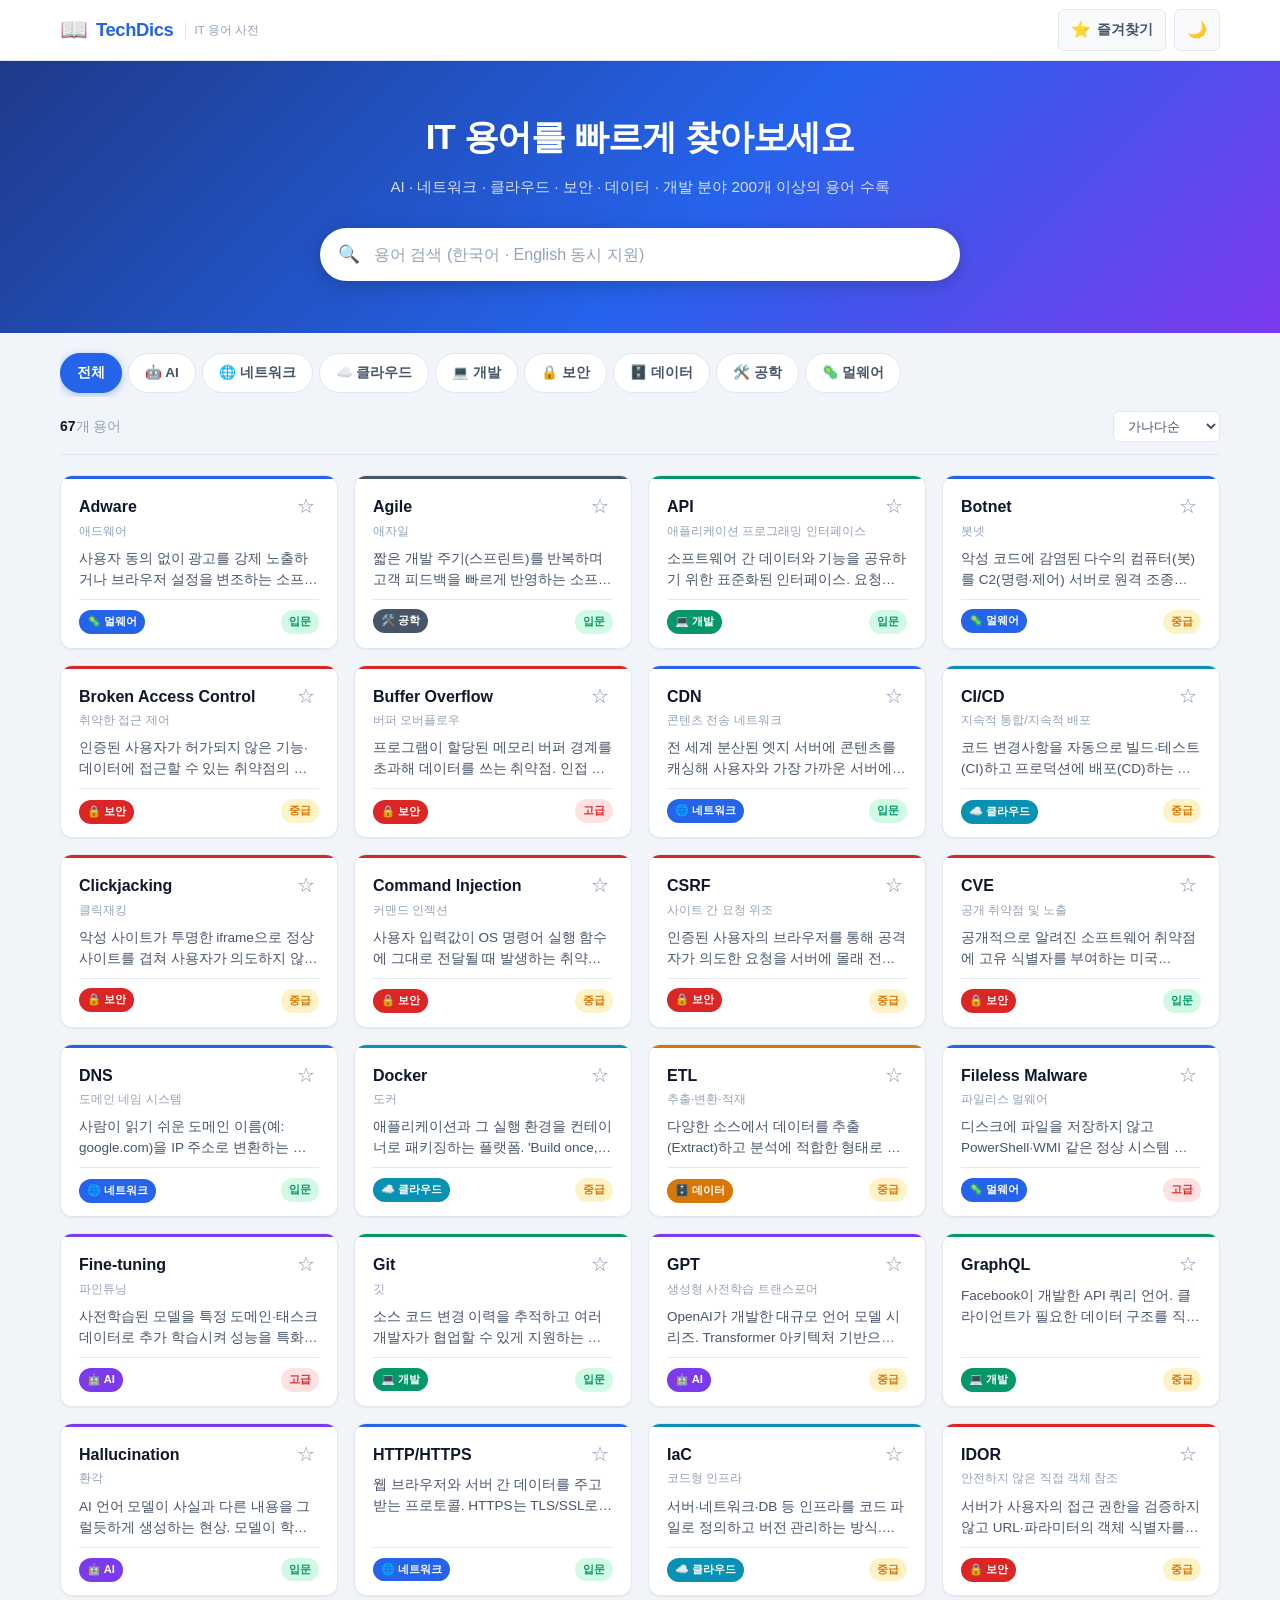
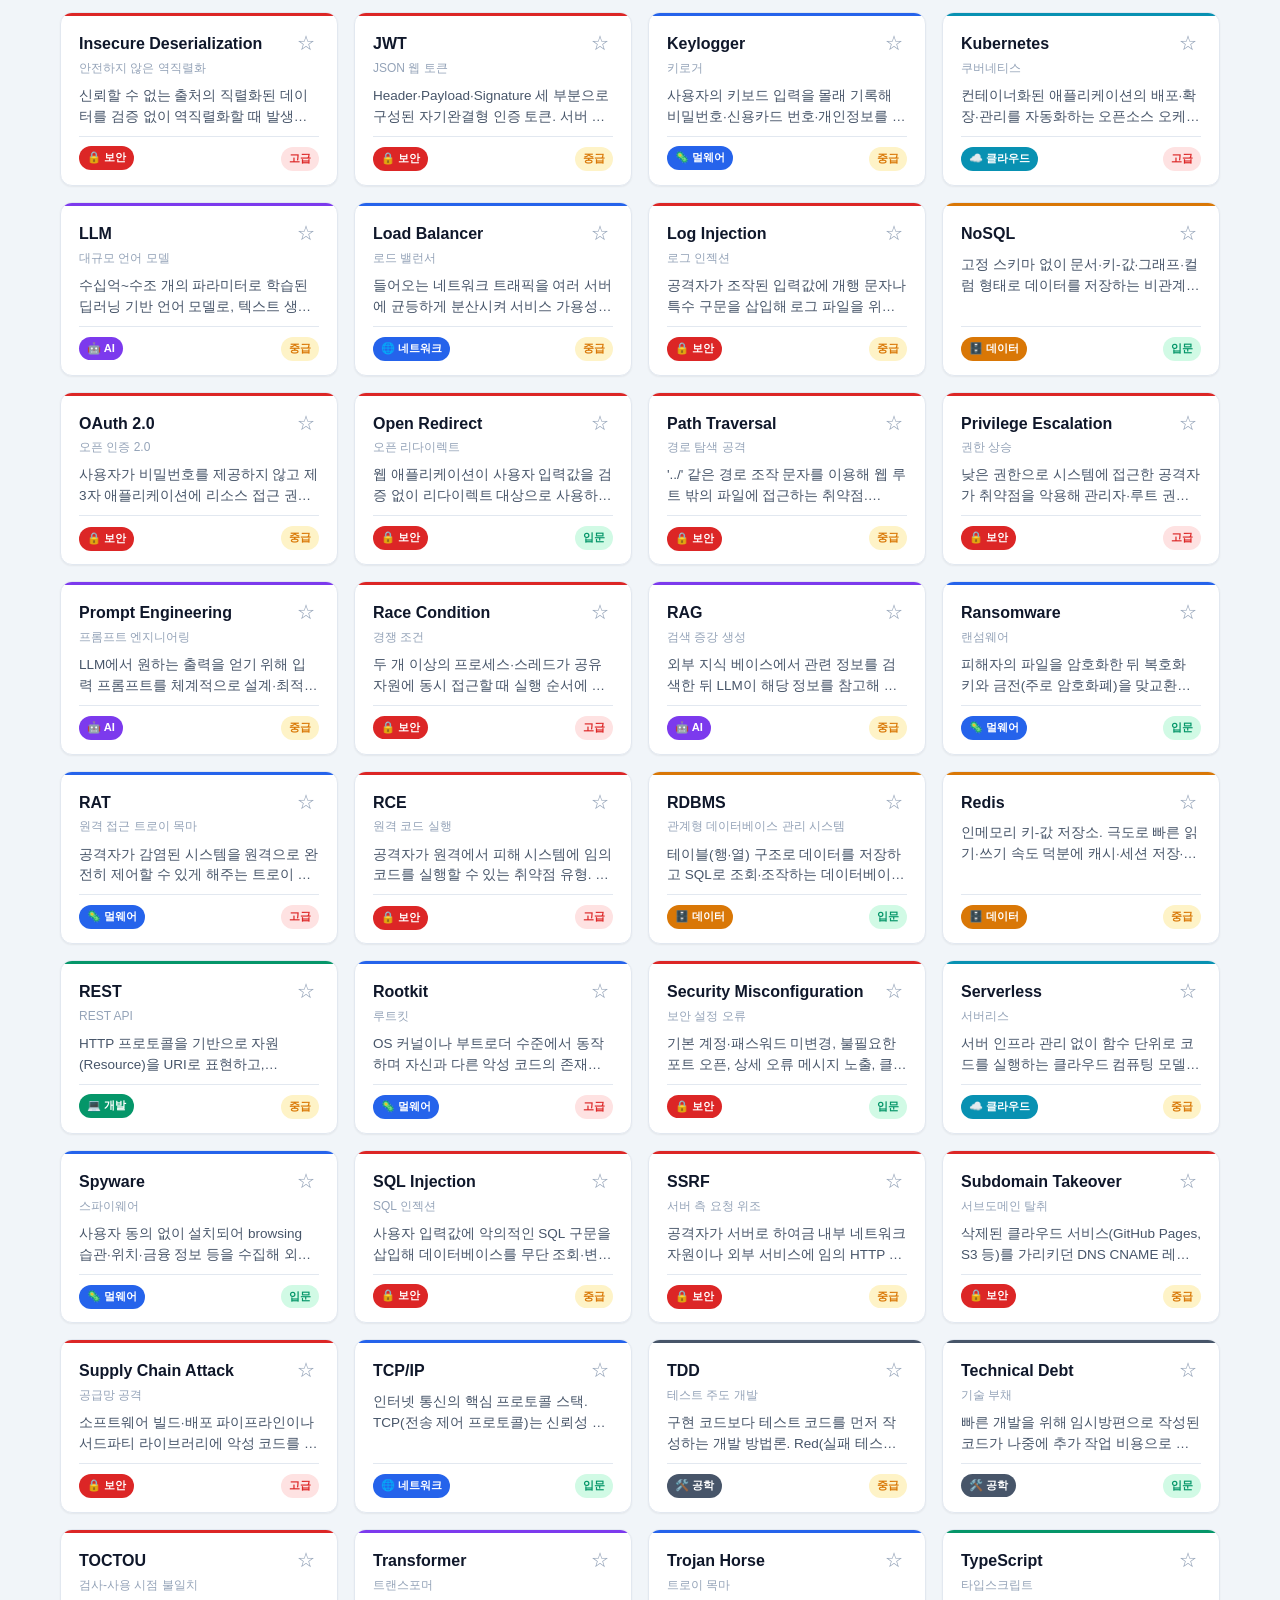
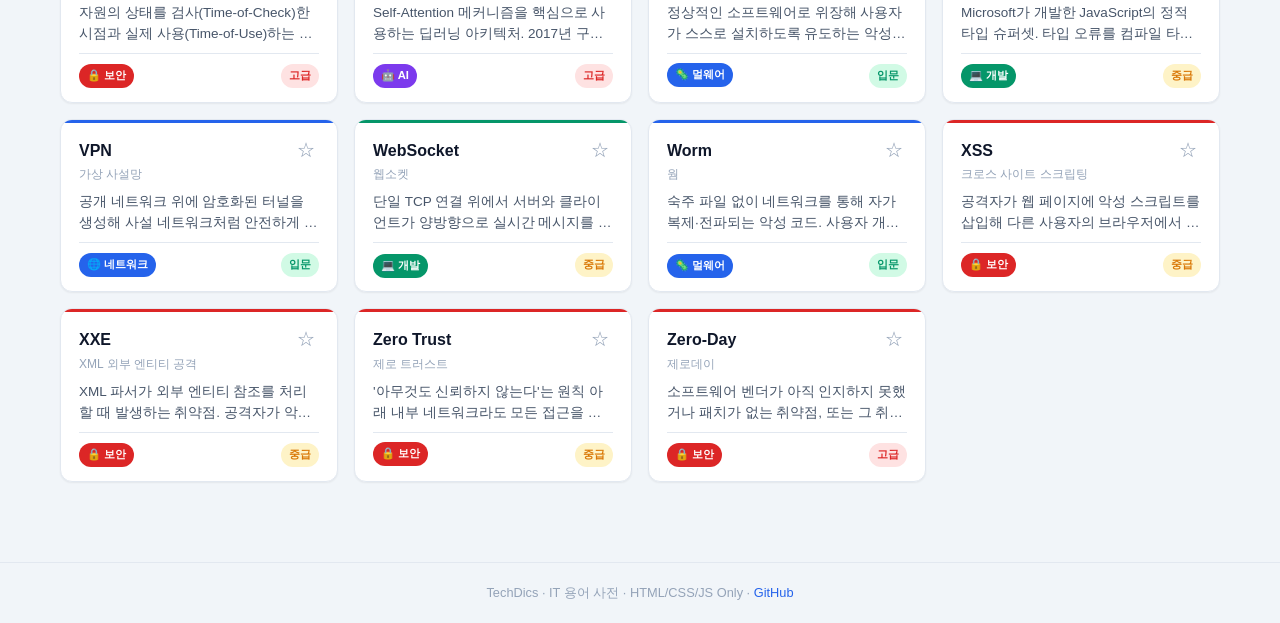
<file: index.html>
<!DOCTYPE html>
<!-- IT 용어 사전 서비스의 메인 페이지 -->
<html lang="ko" data-theme="light">
<head>
  <meta charset="UTF-8">
  <meta name="viewport" content="width=device-width, initial-scale=1.0">
  <meta name="description" content="AI, 네트워크, 클라우드, 보안 등 IT 분야 용어를 빠르게 검색하는 사전 서비스">
  <title>TechDics — IT 용어 사전</title>
  <link rel="stylesheet" href="style.css">
</head>
<body>

  <!-- ══ 헤더 ══ -->
  <header class="header">
    <div class="header-inner">
      <a class="logo" href="#" aria-label="TechDics 홈">
        <span class="logo-icon">📖</span>
        <span class="logo-text">TechDics</span>
        <span class="logo-sub">IT 용어 사전</span>
      </a>
      <div class="header-actions">
        <button id="btn-favorites" class="btn-icon" aria-label="즐겨찾기 보기" title="즐겨찾기">
          <span class="icon">⭐</span>
          <span class="btn-label">즐겨찾기</span>
          <span id="favorites-count" class="badge hidden">0</span>
        </button>
        <button id="btn-dark" class="btn-icon" aria-label="다크 모드 전환" title="다크 모드">
          <span class="icon" id="dark-icon">🌙</span>
        </button>
      </div>
    </div>
  </header>

  <!-- ══ 히어로 검색 영역 ══ -->
  <div class="hero">
    <div class="hero-inner">
      <h1 class="hero-title">IT 용어를 빠르게 찾아보세요</h1>
      <p class="hero-desc">AI · 네트워크 · 클라우드 · 보안 · 데이터 · 개발 분야 200개 이상의 용어 수록</p>
      <div class="search-wrap">
        <span class="search-icon" aria-hidden="true">🔍</span>
        <input
          type="search"
          id="search-input"
          class="search-input"
          placeholder="용어 검색 (한국어 · English 동시 지원)"
          autocomplete="off"
          spellcheck="false"
          aria-label="용어 검색"
        >
        <button id="search-clear" class="search-clear hidden" aria-label="검색어 지우기">✕</button>
      </div>
    </div>
  </div>

  <!-- ══ 메인 콘텐츠 ══ -->
  <main class="main">

    <!-- 카테고리 탭 -->
    <div class="tabs-wrap" role="tablist" aria-label="카테고리 필터">
      <button class="tab active" data-category="all"    role="tab" aria-selected="true">
        <span>전체</span>
      </button>
      <button class="tab" data-category="ai"            role="tab" aria-selected="false">
        <span>🤖 AI</span>
      </button>
      <button class="tab" data-category="network"       role="tab" aria-selected="false">
        <span>🌐 네트워크</span>
      </button>
      <button class="tab" data-category="cloud"         role="tab" aria-selected="false">
        <span>☁️ 클라우드</span>
      </button>
      <button class="tab" data-category="dev"           role="tab" aria-selected="false">
        <span>💻 개발</span>
      </button>
      <button class="tab" data-category="security"      role="tab" aria-selected="false">
        <span>🔒 보안</span>
      </button>
      <button class="tab" data-category="data"          role="tab" aria-selected="false">
        <span>🗄️ 데이터</span>
      </button>
      <button class="tab" data-category="engineering"   role="tab" aria-selected="false">
        <span>🛠️ 공학</span>
      </button>
      <button class="tab" data-category="malware"        role="tab" aria-selected="false">
        <span>🦠 멀웨어</span>
      </button>
    </div>

    <!-- 결과 정보 바 -->
    <div class="results-bar">
      <span id="results-count" class="results-count">로딩 중...</span>
      <div class="sort-wrap">
        <label for="sort-select" class="sr-only">정렬 기준</label>
        <select id="sort-select" class="sort-select" aria-label="정렬 기준">
          <option value="term">가나다순</option>
          <option value="difficulty">난이도순</option>
          <option value="category">카테고리순</option>
        </select>
      </div>
    </div>

    <!-- 카드 그리드 -->
    <div id="cards-container" class="cards-grid" role="list" aria-label="용어 목록">
      <!-- JS로 카드를 동적 렌더링 -->
    </div>

    <!-- 결과 없음 메시지 -->
    <div id="empty-state" class="empty-state hidden" aria-live="polite">
      <div class="empty-icon">🔎</div>
      <p class="empty-title">검색 결과가 없습니다</p>
      <p class="empty-desc">다른 키워드로 검색하거나 카테고리를 변경해 보세요.</p>
    </div>

    <!-- 즐겨찾기 빈 상태 -->
    <div id="favorites-empty" class="empty-state hidden" aria-live="polite">
      <div class="empty-icon">⭐</div>
      <p class="empty-title">즐겨찾기가 없습니다</p>
      <p class="empty-desc">용어 카드의 ☆ 버튼을 눌러 즐겨찾기에 추가하세요.</p>
    </div>

  </main>

  <!-- ══ 용어 상세 모달 ══ -->
  <div id="modal-overlay" class="modal-overlay hidden" role="dialog" aria-modal="true" aria-labelledby="modal-term">
    <div class="modal" id="modal-box">
      <button id="modal-close" class="modal-close" aria-label="모달 닫기">✕</button>

      <div class="modal-header">
        <div class="modal-term-wrap">
          <h2 id="modal-term" class="modal-term"></h2>
          <span id="modal-term-ko" class="modal-term-ko"></span>
        </div>
        <div class="modal-meta">
          <span id="modal-category-badge" class="category-badge"></span>
          <span id="modal-difficulty-badge" class="difficulty-badge"></span>
        </div>
      </div>

      <div class="modal-body">
        <p id="modal-definition" class="modal-definition"></p>

        <div id="modal-tags-wrap" class="modal-section">
          <h3 class="modal-section-title">태그</h3>
          <div id="modal-tags" class="tags-list"></div>
        </div>

        <div id="modal-related-wrap" class="modal-section">
          <h3 class="modal-section-title">관련 용어</h3>
          <div id="modal-related" class="related-list"></div>
        </div>
      </div>

      <div class="modal-footer">
        <button id="modal-favorite-btn" class="btn-favorite-modal" aria-label="즐겨찾기 토글">
          <span id="modal-favorite-icon">☆</span>
          <span id="modal-favorite-label">즐겨찾기에 추가</span>
        </button>
      </div>
    </div>
  </div>

  <!-- ══ 로딩 스피너 ══ -->
  <div id="loading" class="loading-overlay" aria-label="로딩 중">
    <div class="spinner"></div>
    <p>데이터 로딩 중...</p>
  </div>

  <!-- ══ 토스트 알림 ══ -->
  <div id="toast" class="toast hidden" role="status" aria-live="polite"></div>

  <footer class="footer">
    <p>TechDics · IT 용어 사전 · HTML/CSS/JS Only · <a href="https://github.com/bluepapa70/techdics" target="_blank" rel="noopener">GitHub</a></p>
  </footer>

  <script src="app.js"></script>
</body>
</html>
</file>
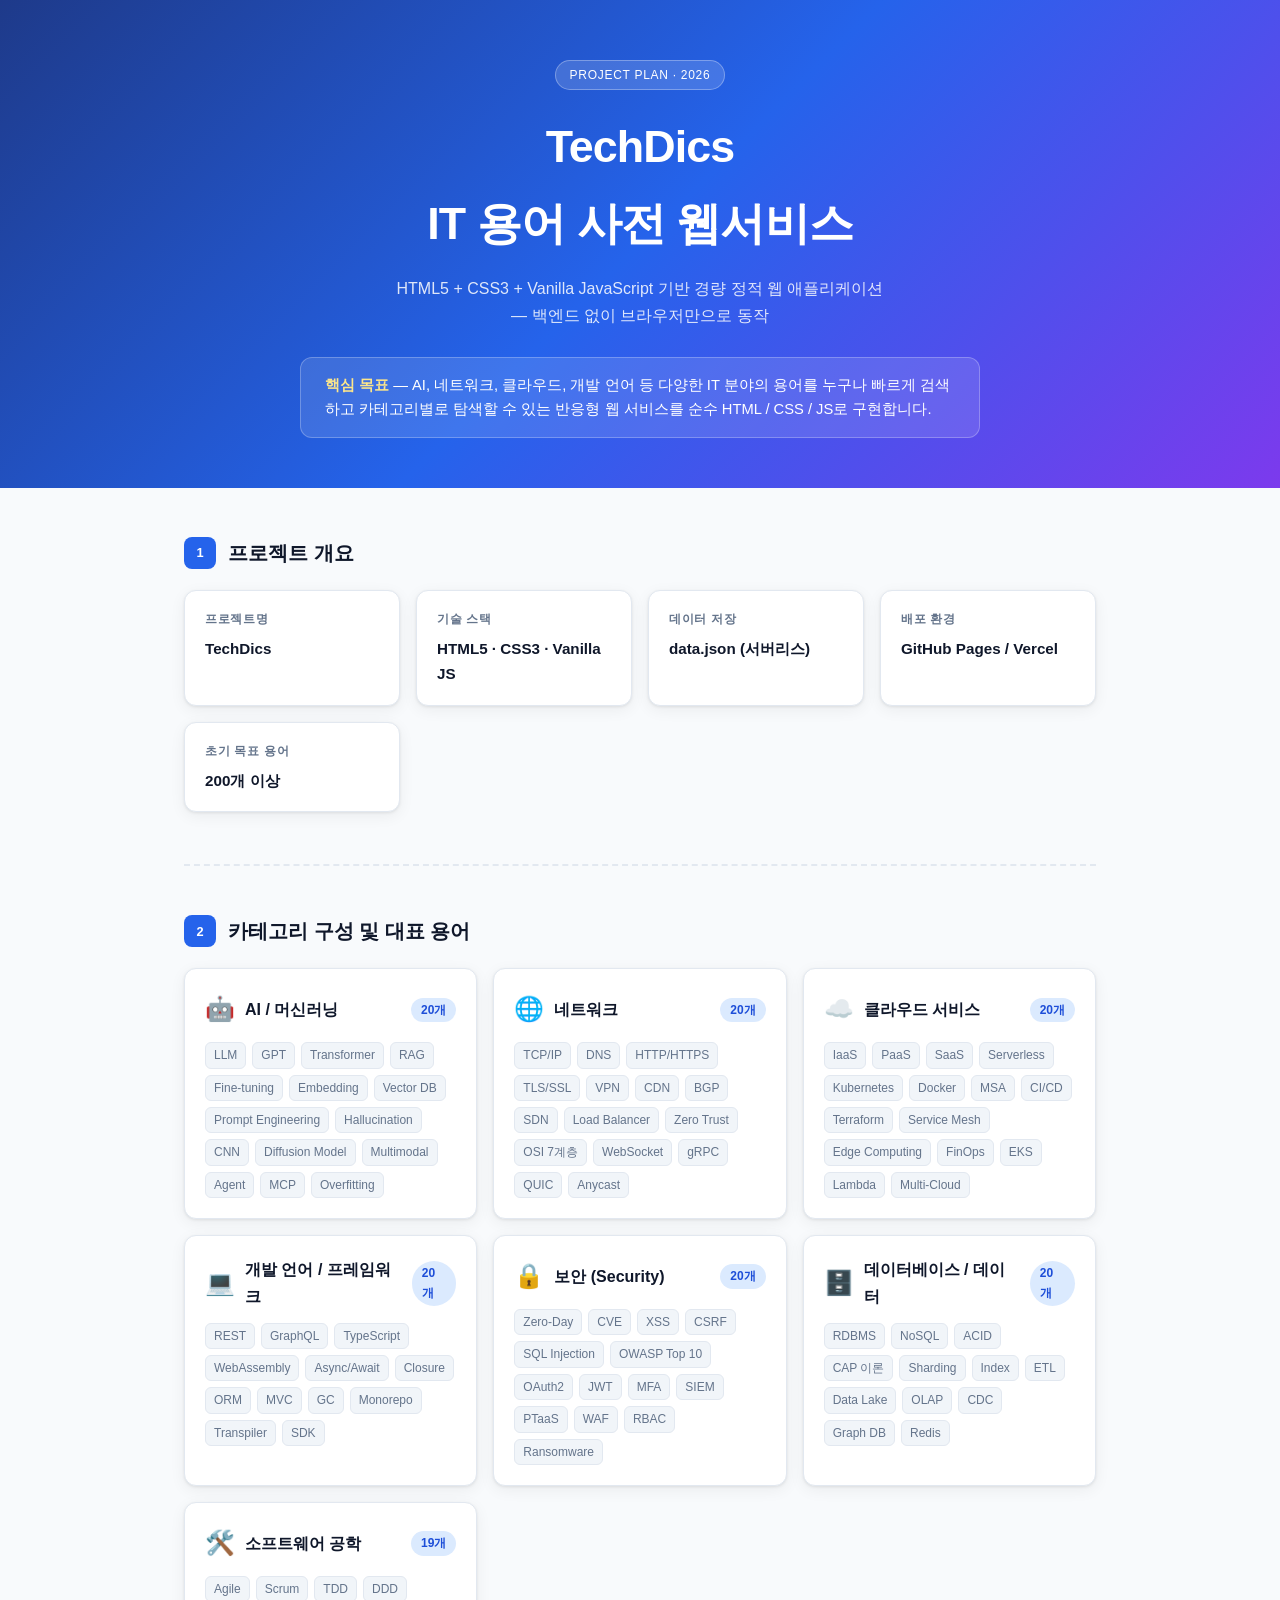
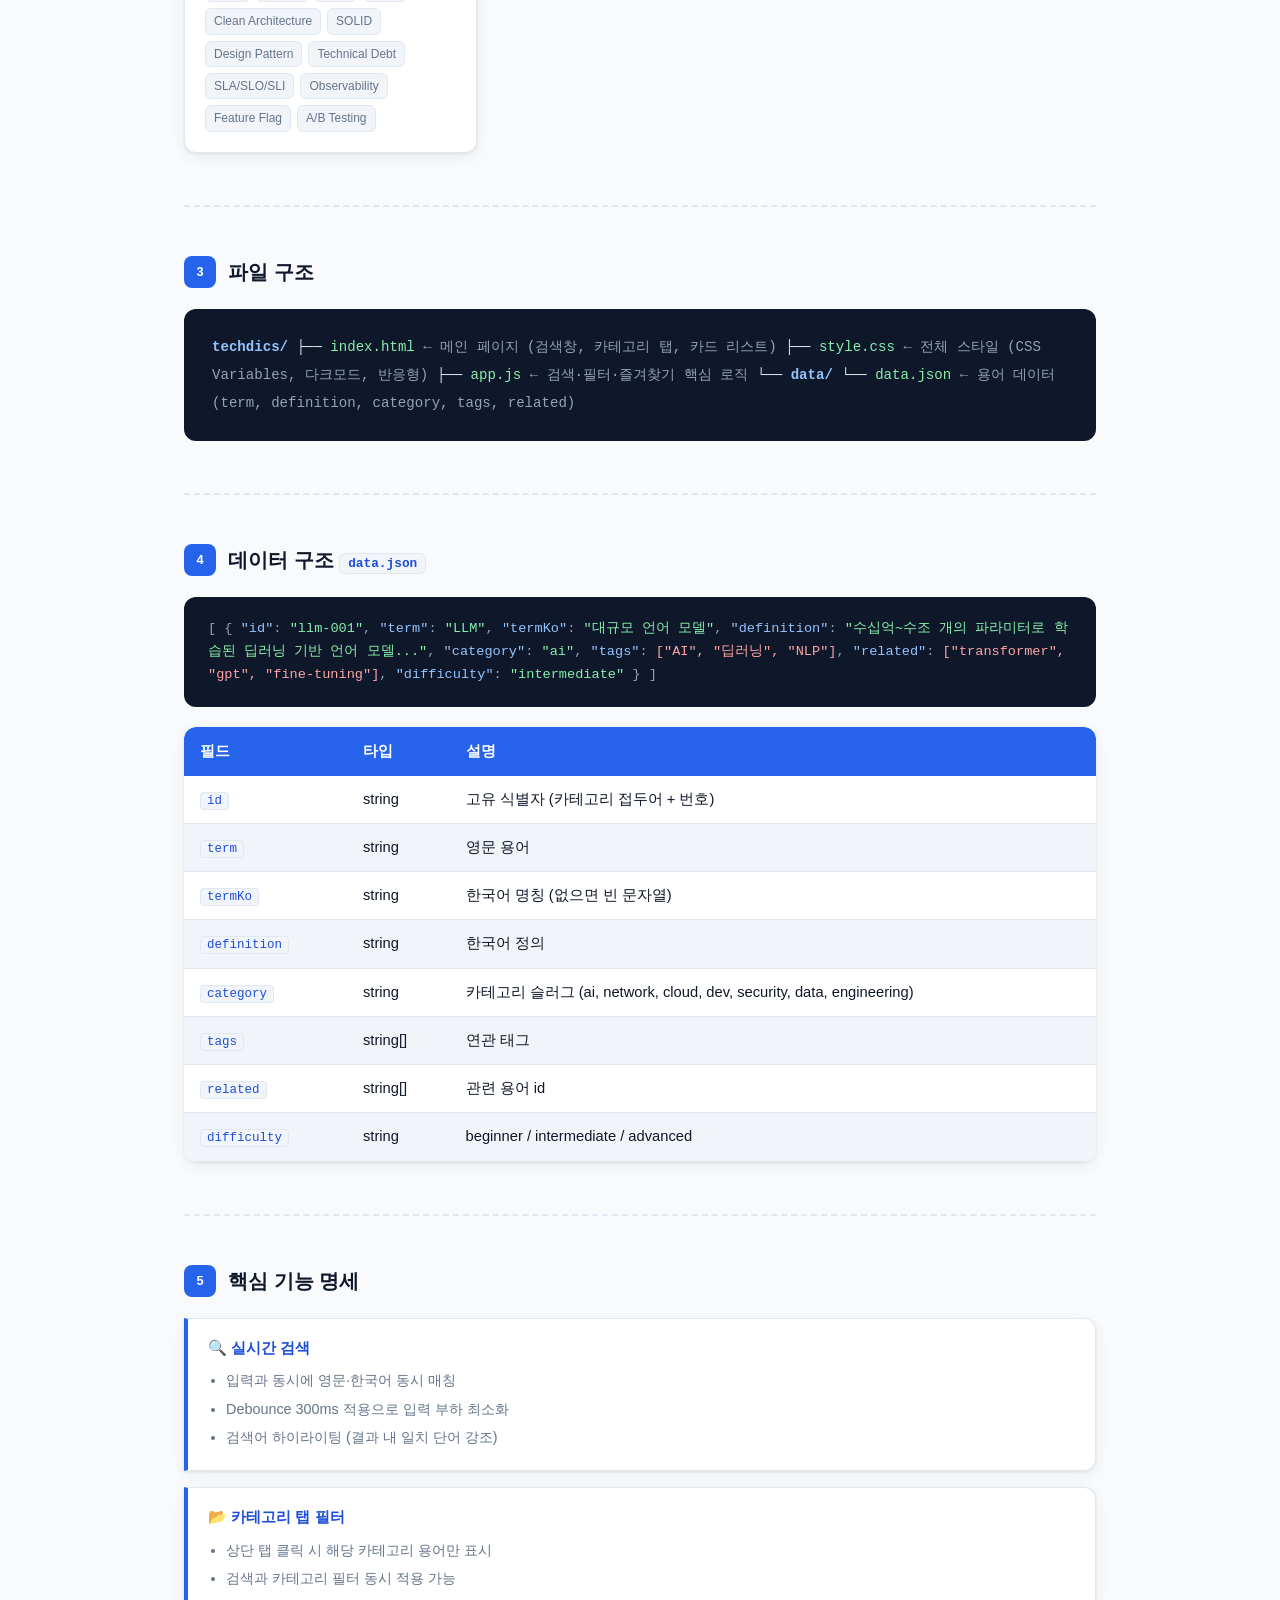
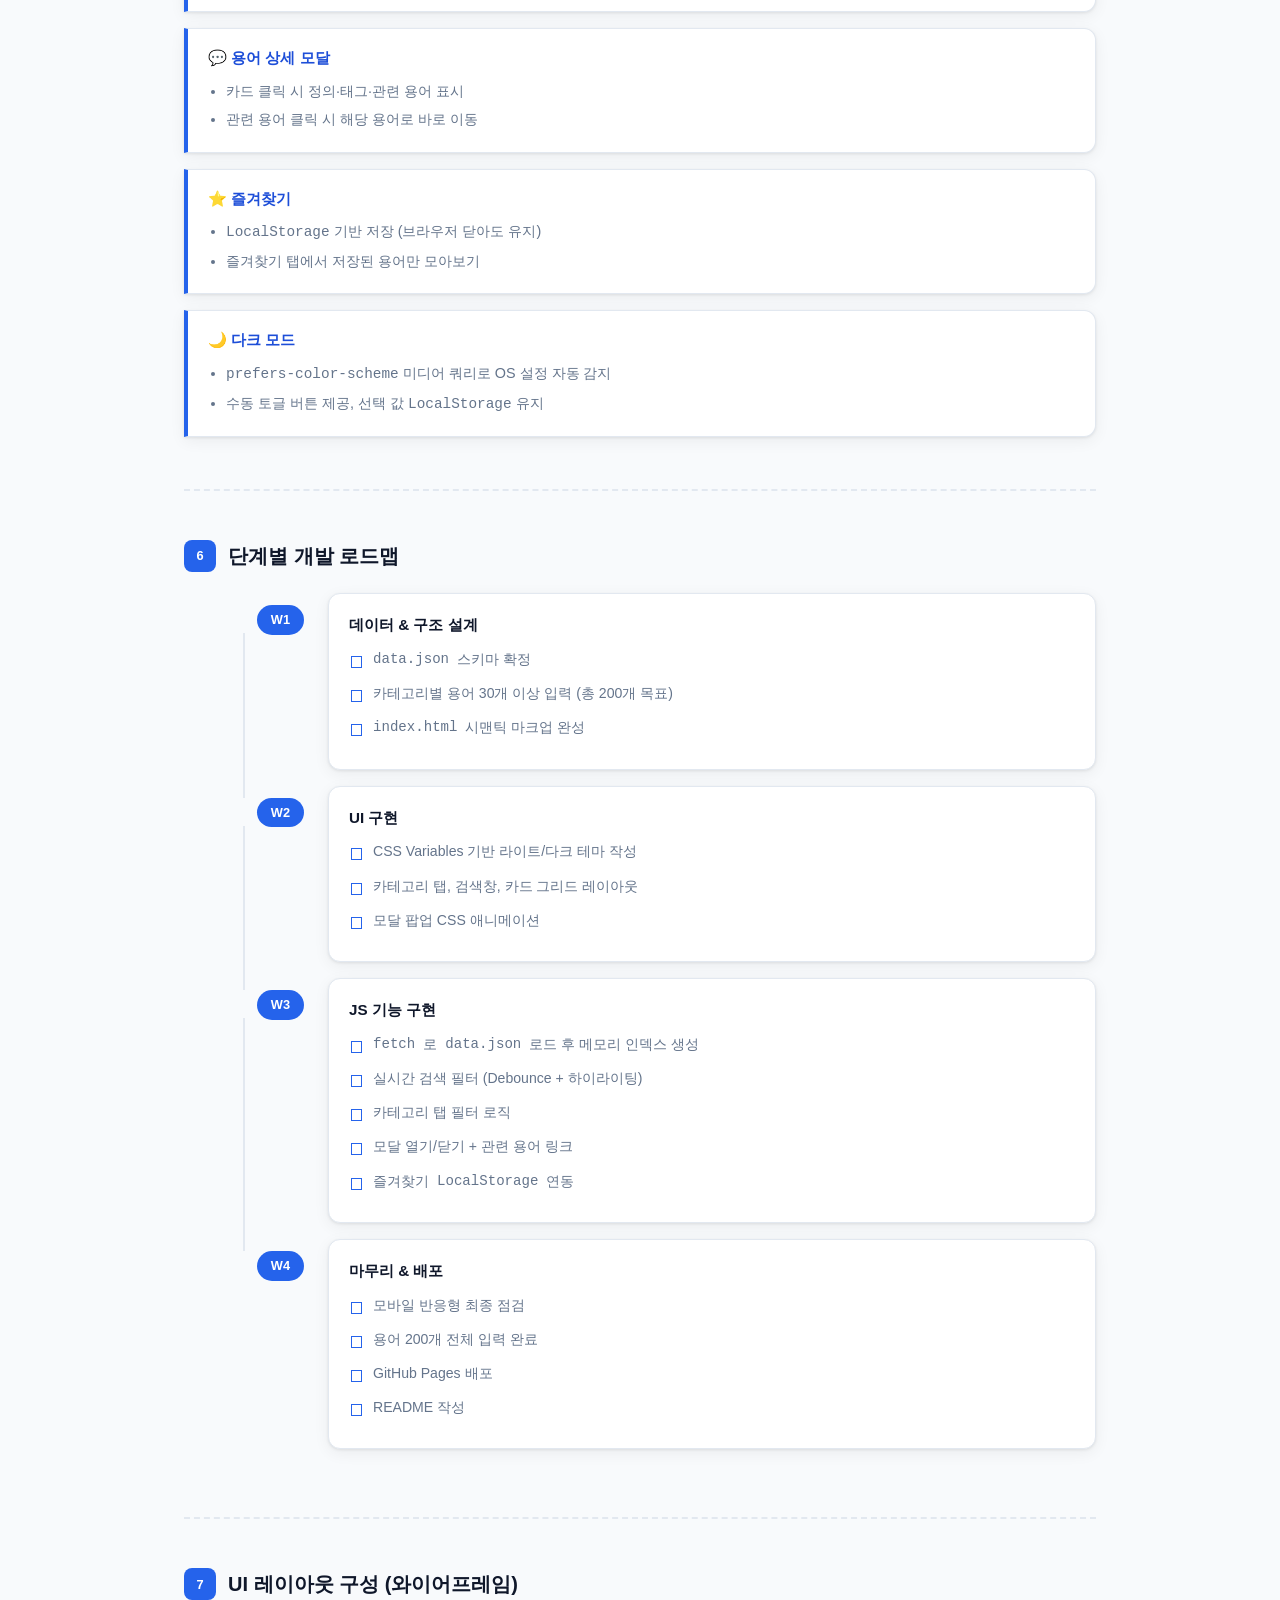
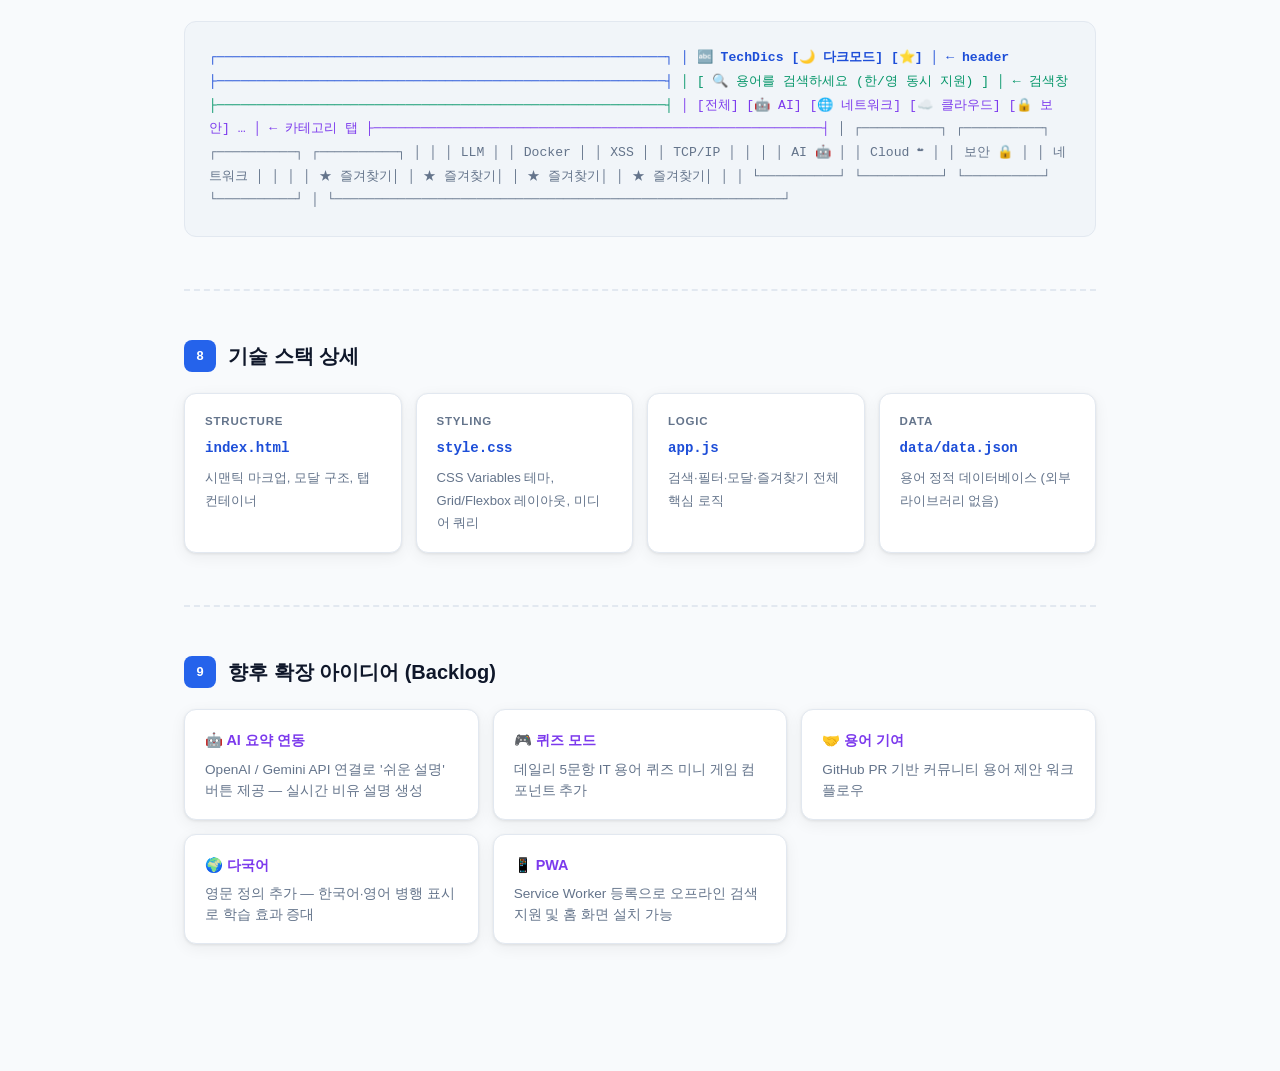
<file: it_dictionary_plan.html>
<!DOCTYPE html>
<html lang="ko">
<head>
  <meta charset="UTF-8">
  <meta name="viewport" content="width=device-width, initial-scale=1.0">
  <title>TechDics — IT 용어 사전 웹서비스 구축 계획서</title>
  <style>
    :root {
      --primary: #2563eb;
      --primary-light: #dbeafe;
      --primary-dark: #1d4ed8;
      --accent: #7c3aed;
      --success: #059669;
      --warning: #d97706;
      --bg: #f8fafc;
      --surface: #ffffff;
      --surface2: #f1f5f9;
      --border: #e2e8f0;
      --text: #0f172a;
      --text-muted: #64748b;
      --code-bg: #0f172a;
      --code-text: #e2e8f0;
      --radius: 12px;
      --shadow: 0 1px 3px rgba(0,0,0,.08), 0 4px 16px rgba(0,0,0,.06);
    }

    * { box-sizing: border-box; margin: 0; padding: 0; }

    body {
      font-family: -apple-system, BlinkMacSystemFont, "Segoe UI", Roboto, "Noto Sans KR", sans-serif;
      background: var(--bg);
      color: var(--text);
      line-height: 1.7;
      font-size: 15px;
    }

    /* ── Hero 헤더 ── */
    .hero {
      background: linear-gradient(135deg, #1e3a8a 0%, #2563eb 50%, #7c3aed 100%);
      color: white;
      padding: 60px 24px 50px;
      text-align: center;
    }
    .hero-badge {
      display: inline-block;
      background: rgba(255,255,255,.15);
      border: 1px solid rgba(255,255,255,.3);
      padding: 4px 14px;
      border-radius: 99px;
      font-size: 12px;
      letter-spacing: .06em;
      text-transform: uppercase;
      margin-bottom: 18px;
    }
    .hero h1 {
      font-size: clamp(1.8rem, 4vw, 2.8rem);
      font-weight: 800;
      letter-spacing: -.02em;
      margin-bottom: 14px;
    }
    .hero p {
      font-size: 1rem;
      opacity: .85;
      max-width: 560px;
      margin: 0 auto 28px;
    }
    .hero-goal {
      background: rgba(255,255,255,.12);
      border: 1px solid rgba(255,255,255,.25);
      border-radius: var(--radius);
      padding: 16px 24px;
      max-width: 680px;
      margin: 0 auto;
      font-size: .92rem;
      text-align: left;
      line-height: 1.6;
    }
    .hero-goal strong { color: #fde68a; }

    /* ── 레이아웃 ── */
    .container {
      max-width: 960px;
      margin: 0 auto;
      padding: 48px 24px 80px;
    }

    /* ── 섹션 ── */
    .section { margin-bottom: 52px; }

    .section-header {
      display: flex;
      align-items: center;
      gap: 12px;
      margin-bottom: 20px;
    }
    .section-num {
      background: var(--primary);
      color: white;
      width: 32px;
      height: 32px;
      border-radius: 8px;
      display: flex;
      align-items: center;
      justify-content: center;
      font-size: .8rem;
      font-weight: 700;
      flex-shrink: 0;
    }
    .section-title {
      font-size: 1.25rem;
      font-weight: 700;
      color: var(--text);
    }

    /* ── 카드 ── */
    .card {
      background: var(--surface);
      border: 1px solid var(--border);
      border-radius: var(--radius);
      padding: 24px;
      box-shadow: var(--shadow);
    }

    /* ── 테이블 ── */
    .table-wrap { overflow-x: auto; border-radius: var(--radius); box-shadow: var(--shadow); }
    table {
      width: 100%;
      border-collapse: collapse;
      background: var(--surface);
      font-size: .92rem;
    }
    thead th {
      background: var(--primary);
      color: white;
      padding: 12px 16px;
      text-align: left;
      font-weight: 600;
      white-space: nowrap;
    }
    thead th:first-child { border-radius: var(--radius) 0 0 0; }
    thead th:last-child  { border-radius: 0 var(--radius) 0 0; }
    tbody tr:nth-child(even) { background: var(--surface2); }
    tbody tr:hover { background: var(--primary-light); }
    td { padding: 11px 16px; border-bottom: 1px solid var(--border); vertical-align: top; }
    td code, th code {
      background: var(--surface2);
      border: 1px solid var(--border);
      border-radius: 4px;
      padding: 1px 6px;
      font-size: .85em;
      font-family: "JetBrains Mono", "Fira Code", monospace;
      color: var(--primary-dark);
    }

    /* ── 개요 그리드 ── */
    .overview-grid {
      display: grid;
      grid-template-columns: repeat(auto-fit, minmax(180px, 1fr));
      gap: 16px;
    }
    .overview-item {
      background: var(--surface);
      border: 1px solid var(--border);
      border-radius: var(--radius);
      padding: 18px 20px;
      box-shadow: var(--shadow);
    }
    .overview-label {
      font-size: .75rem;
      font-weight: 600;
      text-transform: uppercase;
      letter-spacing: .06em;
      color: var(--text-muted);
      margin-bottom: 6px;
    }
    .overview-value {
      font-size: .95rem;
      font-weight: 600;
      color: var(--text);
    }

    /* ── 카테고리 카드 ── */
    .category-grid {
      display: grid;
      grid-template-columns: repeat(auto-fit, minmax(260px, 1fr));
      gap: 16px;
    }
    .cat-card {
      background: var(--surface);
      border: 1px solid var(--border);
      border-radius: var(--radius);
      padding: 20px;
      box-shadow: var(--shadow);
      transition: transform .15s, box-shadow .15s;
    }
    .cat-card:hover { transform: translateY(-2px); box-shadow: 0 8px 24px rgba(0,0,0,.1); }
    .cat-card-header {
      display: flex;
      align-items: center;
      gap: 10px;
      margin-bottom: 12px;
    }
    .cat-icon { font-size: 1.5rem; }
    .cat-name { font-weight: 700; font-size: 1rem; }
    .cat-count {
      margin-left: auto;
      background: var(--primary-light);
      color: var(--primary-dark);
      border-radius: 99px;
      padding: 2px 10px;
      font-size: .75rem;
      font-weight: 700;
    }
    .cat-tags {
      display: flex;
      flex-wrap: wrap;
      gap: 6px;
    }
    .tag {
      background: var(--surface2);
      border: 1px solid var(--border);
      border-radius: 6px;
      padding: 2px 8px;
      font-size: .75rem;
      color: var(--text-muted);
    }

    /* ── 파일 트리 ── */
    .file-tree {
      background: var(--code-bg);
      color: var(--code-text);
      border-radius: var(--radius);
      padding: 24px 28px;
      font-family: "JetBrains Mono", "Fira Code", monospace;
      font-size: .88rem;
      line-height: 2;
      overflow-x: auto;
    }
    .file-tree .dir  { color: #93c5fd; font-weight: 600; }
    .file-tree .file { color: #86efac; }
    .file-tree .comment { color: #94a3b8; }

    /* ── 코드 블록 ── */
    .code-block {
      background: var(--code-bg);
      color: var(--code-text);
      border-radius: var(--radius);
      padding: 20px 24px;
      font-family: "JetBrains Mono", "Fira Code", monospace;
      font-size: .85rem;
      line-height: 1.7;
      overflow-x: auto;
    }
    .code-block .key   { color: #93c5fd; }
    .code-block .str   { color: #86efac; }
    .code-block .arr   { color: #fca5a5; }
    .code-block .punct { color: #94a3b8; }

    /* ── 기능 명세 ── */
    .feature-list { display: flex; flex-direction: column; gap: 16px; }
    .feature-item {
      background: var(--surface);
      border: 1px solid var(--border);
      border-left: 4px solid var(--primary);
      border-radius: 0 var(--radius) var(--radius) 0;
      padding: 16px 20px;
      box-shadow: var(--shadow);
    }
    .feature-item h4 {
      font-size: .95rem;
      font-weight: 700;
      margin-bottom: 8px;
      color: var(--primary-dark);
    }
    .feature-item ul { padding-left: 18px; }
    .feature-item li { font-size: .9rem; color: var(--text-muted); margin-bottom: 4px; }

    /* ── 로드맵 타임라인 ── */
    .roadmap { display: flex; flex-direction: column; gap: 0; }
    .roadmap-step {
      display: grid;
      grid-template-columns: 120px 1fr;
      gap: 0 24px;
      position: relative;
    }
    .roadmap-step:not(:last-child)::before {
      content: '';
      position: absolute;
      left: 59px;
      top: 40px;
      bottom: -12px;
      width: 2px;
      background: var(--border);
    }
    .roadmap-week {
      padding-top: 12px;
      text-align: right;
    }
    .week-badge {
      display: inline-block;
      background: var(--primary);
      color: white;
      border-radius: 99px;
      padding: 4px 14px;
      font-size: .8rem;
      font-weight: 700;
    }
    .roadmap-body {
      background: var(--surface);
      border: 1px solid var(--border);
      border-radius: var(--radius);
      padding: 18px 20px;
      margin-bottom: 16px;
      box-shadow: var(--shadow);
    }
    .roadmap-body h4 { font-weight: 700; margin-bottom: 10px; font-size: .95rem; }
    .checklist { list-style: none; padding: 0; }
    .checklist li {
      display: flex;
      align-items: flex-start;
      gap: 8px;
      font-size: .88rem;
      color: var(--text-muted);
      margin-bottom: 6px;
    }
    .checklist li::before {
      content: '☐';
      color: var(--primary);
      font-size: 1rem;
      flex-shrink: 0;
      margin-top: 1px;
    }

    /* ── 와이어프레임 ── */
    .wireframe {
      background: var(--surface2);
      border: 1px solid var(--border);
      border-radius: var(--radius);
      padding: 24px;
      font-family: "JetBrains Mono", "Fira Code", monospace;
      font-size: .82rem;
      line-height: 1.8;
      color: var(--text);
      overflow-x: auto;
    }
    .wf-header  { color: var(--primary-dark); font-weight: 700; }
    .wf-search  { color: var(--success); }
    .wf-tab     { color: var(--accent); }
    .wf-card    { color: var(--text-muted); }

    /* ── 백로그 ── */
    .backlog-grid {
      display: grid;
      grid-template-columns: repeat(auto-fit, minmax(240px, 1fr));
      gap: 14px;
    }
    .backlog-item {
      background: var(--surface);
      border: 1px solid var(--border);
      border-radius: var(--radius);
      padding: 18px 20px;
      box-shadow: var(--shadow);
    }
    .backlog-item h4 { font-size: .9rem; font-weight: 700; margin-bottom: 6px; color: var(--accent); }
    .backlog-item p  { font-size: .85rem; color: var(--text-muted); line-height: 1.55; }

    /* ── 스택 배지 ── */
    .stack-grid {
      display: grid;
      grid-template-columns: repeat(auto-fit, minmax(200px, 1fr));
      gap: 14px;
    }
    .stack-card {
      background: var(--surface);
      border: 1px solid var(--border);
      border-radius: var(--radius);
      padding: 18px 20px;
      box-shadow: var(--shadow);
      display: flex;
      flex-direction: column;
      gap: 6px;
    }
    .stack-role {
      font-size: .72rem;
      font-weight: 700;
      text-transform: uppercase;
      letter-spacing: .07em;
      color: var(--text-muted);
    }
    .stack-file {
      font-family: "JetBrains Mono", monospace;
      font-size: .88rem;
      font-weight: 700;
      color: var(--primary-dark);
    }
    .stack-desc { font-size: .82rem; color: var(--text-muted); }

    /* ── 섹션 구분선 ── */
    .divider {
      border: none;
      border-top: 2px dashed var(--border);
      margin: 0 0 48px;
    }

    /* ── 반응형 ── */
    @media (max-width: 640px) {
      .roadmap-step { grid-template-columns: 80px 1fr; }
      .roadmap-step::before { left: 39px; }
    }
  </style>
</head>
<body>

<!-- ══ Hero ══ -->
<div class="hero">
  <div class="hero-badge">Project Plan · 2026</div>
  <h1>TechDics<br>IT 용어 사전 웹서비스</h1>
  <p>HTML5 + CSS3 + Vanilla JavaScript 기반 경량 정적 웹 애플리케이션<br>— 백엔드 없이 브라우저만으로 동작</p>
  <div class="hero-goal">
    <strong>핵심 목표</strong> — AI, 네트워크, 클라우드, 개발 언어 등 다양한 IT 분야의 용어를
    누구나 빠르게 검색하고 카테고리별로 탐색할 수 있는 반응형 웹 서비스를
    순수 HTML / CSS / JS로 구현합니다.
  </div>
</div>

<div class="container">

  <!-- ══ 1. 프로젝트 개요 ══ -->
  <section class="section">
    <div class="section-header">
      <div class="section-num">1</div>
      <h2 class="section-title">프로젝트 개요</h2>
    </div>
    <div class="overview-grid">
      <div class="overview-item">
        <div class="overview-label">프로젝트명</div>
        <div class="overview-value">TechDics</div>
      </div>
      <div class="overview-item">
        <div class="overview-label">기술 스택</div>
        <div class="overview-value">HTML5 · CSS3 · Vanilla JS</div>
      </div>
      <div class="overview-item">
        <div class="overview-label">데이터 저장</div>
        <div class="overview-value">data.json (서버리스)</div>
      </div>
      <div class="overview-item">
        <div class="overview-label">배포 환경</div>
        <div class="overview-value">GitHub Pages / Vercel</div>
      </div>
      <div class="overview-item">
        <div class="overview-label">초기 목표 용어</div>
        <div class="overview-value">200개 이상</div>
      </div>
    </div>
  </section>
  <hr class="divider">

  <!-- ══ 2. 카테고리 ══ -->
  <section class="section">
    <div class="section-header">
      <div class="section-num">2</div>
      <h2 class="section-title">카테고리 구성 및 대표 용어</h2>
    </div>
    <div class="category-grid">

      <div class="cat-card">
        <div class="cat-card-header">
          <span class="cat-icon">🤖</span>
          <span class="cat-name">AI / 머신러닝</span>
          <span class="cat-count">20개</span>
        </div>
        <div class="cat-tags">
          <span class="tag">LLM</span><span class="tag">GPT</span><span class="tag">Transformer</span>
          <span class="tag">RAG</span><span class="tag">Fine-tuning</span><span class="tag">Embedding</span>
          <span class="tag">Vector DB</span><span class="tag">Prompt Engineering</span><span class="tag">Hallucination</span>
          <span class="tag">CNN</span><span class="tag">Diffusion Model</span><span class="tag">Multimodal</span>
          <span class="tag">Agent</span><span class="tag">MCP</span><span class="tag">Overfitting</span>
        </div>
      </div>

      <div class="cat-card">
        <div class="cat-card-header">
          <span class="cat-icon">🌐</span>
          <span class="cat-name">네트워크</span>
          <span class="cat-count">20개</span>
        </div>
        <div class="cat-tags">
          <span class="tag">TCP/IP</span><span class="tag">DNS</span><span class="tag">HTTP/HTTPS</span>
          <span class="tag">TLS/SSL</span><span class="tag">VPN</span><span class="tag">CDN</span>
          <span class="tag">BGP</span><span class="tag">SDN</span><span class="tag">Load Balancer</span>
          <span class="tag">Zero Trust</span><span class="tag">OSI 7계층</span><span class="tag">WebSocket</span>
          <span class="tag">gRPC</span><span class="tag">QUIC</span><span class="tag">Anycast</span>
        </div>
      </div>

      <div class="cat-card">
        <div class="cat-card-header">
          <span class="cat-icon">☁️</span>
          <span class="cat-name">클라우드 서비스</span>
          <span class="cat-count">20개</span>
        </div>
        <div class="cat-tags">
          <span class="tag">IaaS</span><span class="tag">PaaS</span><span class="tag">SaaS</span>
          <span class="tag">Serverless</span><span class="tag">Kubernetes</span><span class="tag">Docker</span>
          <span class="tag">MSA</span><span class="tag">CI/CD</span><span class="tag">Terraform</span>
          <span class="tag">Service Mesh</span><span class="tag">Edge Computing</span><span class="tag">FinOps</span>
          <span class="tag">EKS</span><span class="tag">Lambda</span><span class="tag">Multi-Cloud</span>
        </div>
      </div>

      <div class="cat-card">
        <div class="cat-card-header">
          <span class="cat-icon">💻</span>
          <span class="cat-name">개발 언어 / 프레임워크</span>
          <span class="cat-count">20개</span>
        </div>
        <div class="cat-tags">
          <span class="tag">REST</span><span class="tag">GraphQL</span><span class="tag">TypeScript</span>
          <span class="tag">WebAssembly</span><span class="tag">Async/Await</span><span class="tag">Closure</span>
          <span class="tag">ORM</span><span class="tag">MVC</span><span class="tag">GC</span>
          <span class="tag">Monorepo</span><span class="tag">Transpiler</span><span class="tag">SDK</span>
        </div>
      </div>

      <div class="cat-card">
        <div class="cat-card-header">
          <span class="cat-icon">🔒</span>
          <span class="cat-name">보안 (Security)</span>
          <span class="cat-count">20개</span>
        </div>
        <div class="cat-tags">
          <span class="tag">Zero-Day</span><span class="tag">CVE</span><span class="tag">XSS</span>
          <span class="tag">CSRF</span><span class="tag">SQL Injection</span><span class="tag">OWASP Top 10</span>
          <span class="tag">OAuth2</span><span class="tag">JWT</span><span class="tag">MFA</span>
          <span class="tag">SIEM</span><span class="tag">PTaaS</span><span class="tag">WAF</span>
          <span class="tag">RBAC</span><span class="tag">Ransomware</span>
        </div>
      </div>

      <div class="cat-card">
        <div class="cat-card-header">
          <span class="cat-icon">🗄️</span>
          <span class="cat-name">데이터베이스 / 데이터</span>
          <span class="cat-count">20개</span>
        </div>
        <div class="cat-tags">
          <span class="tag">RDBMS</span><span class="tag">NoSQL</span><span class="tag">ACID</span>
          <span class="tag">CAP 이론</span><span class="tag">Sharding</span><span class="tag">Index</span>
          <span class="tag">ETL</span><span class="tag">Data Lake</span><span class="tag">OLAP</span>
          <span class="tag">CDC</span><span class="tag">Graph DB</span><span class="tag">Redis</span>
        </div>
      </div>

      <div class="cat-card">
        <div class="cat-card-header">
          <span class="cat-icon">🛠️</span>
          <span class="cat-name">소프트웨어 공학</span>
          <span class="cat-count">19개</span>
        </div>
        <div class="cat-tags">
          <span class="tag">Agile</span><span class="tag">Scrum</span><span class="tag">TDD</span>
          <span class="tag">DDD</span><span class="tag">Clean Architecture</span><span class="tag">SOLID</span>
          <span class="tag">Design Pattern</span><span class="tag">Technical Debt</span><span class="tag">SLA/SLO/SLI</span>
          <span class="tag">Observability</span><span class="tag">Feature Flag</span><span class="tag">A/B Testing</span>
        </div>
      </div>

    </div>
  </section>
  <hr class="divider">

  <!-- ══ 3. 파일 구조 ══ -->
  <section class="section">
    <div class="section-header">
      <div class="section-num">3</div>
      <h2 class="section-title">파일 구조</h2>
    </div>
    <div class="file-tree">
<span class="dir">techdics/</span>
├── <span class="file">index.html</span>          <span class="comment">← 메인 페이지 (검색창, 카테고리 탭, 카드 리스트)</span>
├── <span class="file">style.css</span>           <span class="comment">← 전체 스타일 (CSS Variables, 다크모드, 반응형)</span>
├── <span class="file">app.js</span>              <span class="comment">← 검색·필터·즐겨찾기 핵심 로직</span>
└── <span class="dir">data/</span>
    └── <span class="file">data.json</span>       <span class="comment">← 용어 데이터 (term, definition, category, tags, related)</span>
    </div>
  </section>
  <hr class="divider">

  <!-- ══ 4. 데이터 구조 ══ -->
  <section class="section">
    <div class="section-header">
      <div class="section-num">4</div>
      <h2 class="section-title">데이터 구조 <code style="font-size:.8rem; background:var(--surface2); padding:2px 8px; border-radius:6px; border:1px solid var(--border); color:var(--primary-dark);">data.json</code></h2>
    </div>
    <div class="code-block" style="margin-bottom:20px;">
<span class="punct">[</span>
  <span class="punct">{</span>
    <span class="key">"id"</span><span class="punct">:</span>         <span class="str">"llm-001"</span><span class="punct">,</span>
    <span class="key">"term"</span><span class="punct">:</span>       <span class="str">"LLM"</span><span class="punct">,</span>
    <span class="key">"termKo"</span><span class="punct">:</span>     <span class="str">"대규모 언어 모델"</span><span class="punct">,</span>
    <span class="key">"definition"</span><span class="punct">:</span> <span class="str">"수십억~수조 개의 파라미터로 학습된 딥러닝 기반 언어 모델..."</span><span class="punct">,</span>
    <span class="key">"category"</span><span class="punct">:</span>   <span class="str">"ai"</span><span class="punct">,</span>
    <span class="key">"tags"</span><span class="punct">:</span>       <span class="arr">["AI", "딥러닝", "NLP"]</span><span class="punct">,</span>
    <span class="key">"related"</span><span class="punct">:</span>    <span class="arr">["transformer", "gpt", "fine-tuning"]</span><span class="punct">,</span>
    <span class="key">"difficulty"</span><span class="punct">:</span> <span class="str">"intermediate"</span>
  <span class="punct">}</span>
<span class="punct">]</span>
    </div>
    <div class="table-wrap">
      <table>
        <thead>
          <tr><th>필드</th><th>타입</th><th>설명</th></tr>
        </thead>
        <tbody>
          <tr><td><code>id</code></td><td>string</td><td>고유 식별자 (카테고리 접두어 + 번호)</td></tr>
          <tr><td><code>term</code></td><td>string</td><td>영문 용어</td></tr>
          <tr><td><code>termKo</code></td><td>string</td><td>한국어 명칭 (없으면 빈 문자열)</td></tr>
          <tr><td><code>definition</code></td><td>string</td><td>한국어 정의</td></tr>
          <tr><td><code>category</code></td><td>string</td><td>카테고리 슬러그 (ai, network, cloud, dev, security, data, engineering)</td></tr>
          <tr><td><code>tags</code></td><td>string[]</td><td>연관 태그</td></tr>
          <tr><td><code>related</code></td><td>string[]</td><td>관련 용어 id</td></tr>
          <tr><td><code>difficulty</code></td><td>string</td><td>beginner / intermediate / advanced</td></tr>
        </tbody>
      </table>
    </div>
  </section>
  <hr class="divider">

  <!-- ══ 5. 핵심 기능 명세 ══ -->
  <section class="section">
    <div class="section-header">
      <div class="section-num">5</div>
      <h2 class="section-title">핵심 기능 명세</h2>
    </div>
    <div class="feature-list">
      <div class="feature-item">
        <h4>🔍 실시간 검색</h4>
        <ul>
          <li>입력과 동시에 영문·한국어 동시 매칭</li>
          <li>Debounce 300ms 적용으로 입력 부하 최소화</li>
          <li>검색어 하이라이팅 (결과 내 일치 단어 강조)</li>
        </ul>
      </div>
      <div class="feature-item">
        <h4>📂 카테고리 탭 필터</h4>
        <ul>
          <li>상단 탭 클릭 시 해당 카테고리 용어만 표시</li>
          <li>검색과 카테고리 필터 동시 적용 가능</li>
        </ul>
      </div>
      <div class="feature-item">
        <h4>💬 용어 상세 모달</h4>
        <ul>
          <li>카드 클릭 시 정의·태그·관련 용어 표시</li>
          <li>관련 용어 클릭 시 해당 용어로 바로 이동</li>
        </ul>
      </div>
      <div class="feature-item">
        <h4>⭐ 즐겨찾기</h4>
        <ul>
          <li><code>LocalStorage</code> 기반 저장 (브라우저 닫아도 유지)</li>
          <li>즐겨찾기 탭에서 저장된 용어만 모아보기</li>
        </ul>
      </div>
      <div class="feature-item">
        <h4>🌙 다크 모드</h4>
        <ul>
          <li><code>prefers-color-scheme</code> 미디어 쿼리로 OS 설정 자동 감지</li>
          <li>수동 토글 버튼 제공, 선택 값 <code>LocalStorage</code> 유지</li>
        </ul>
      </div>
    </div>
  </section>
  <hr class="divider">

  <!-- ══ 6. 로드맵 ══ -->
  <section class="section">
    <div class="section-header">
      <div class="section-num">6</div>
      <h2 class="section-title">단계별 개발 로드맵</h2>
    </div>
    <div class="roadmap">

      <div class="roadmap-step">
        <div class="roadmap-week"><span class="week-badge">W1</span></div>
        <div class="roadmap-body">
          <h4>데이터 &amp; 구조 설계</h4>
          <ul class="checklist">
            <li><code>data.json</code> 스키마 확정</li>
            <li>카테고리별 용어 30개 이상 입력 (총 200개 목표)</li>
            <li><code>index.html</code> 시맨틱 마크업 완성</li>
          </ul>
        </div>
      </div>

      <div class="roadmap-step">
        <div class="roadmap-week"><span class="week-badge">W2</span></div>
        <div class="roadmap-body">
          <h4>UI 구현</h4>
          <ul class="checklist">
            <li>CSS Variables 기반 라이트/다크 테마 작성</li>
            <li>카테고리 탭, 검색창, 카드 그리드 레이아웃</li>
            <li>모달 팝업 CSS 애니메이션</li>
          </ul>
        </div>
      </div>

      <div class="roadmap-step">
        <div class="roadmap-week"><span class="week-badge">W3</span></div>
        <div class="roadmap-body">
          <h4>JS 기능 구현</h4>
          <ul class="checklist">
            <li><code>fetch</code>로 <code>data.json</code> 로드 후 메모리 인덱스 생성</li>
            <li>실시간 검색 필터 (Debounce + 하이라이팅)</li>
            <li>카테고리 탭 필터 로직</li>
            <li>모달 열기/닫기 + 관련 용어 링크</li>
            <li>즐겨찾기 <code>LocalStorage</code> 연동</li>
          </ul>
        </div>
      </div>

      <div class="roadmap-step">
        <div class="roadmap-week"><span class="week-badge">W4</span></div>
        <div class="roadmap-body">
          <h4>마무리 &amp; 배포</h4>
          <ul class="checklist">
            <li>모바일 반응형 최종 점검</li>
            <li>용어 200개 전체 입력 완료</li>
            <li>GitHub Pages 배포</li>
            <li>README 작성</li>
          </ul>
        </div>
      </div>

    </div>
  </section>
  <hr class="divider">

  <!-- ══ 7. 와이어프레임 ══ -->
  <section class="section">
    <div class="section-header">
      <div class="section-num">7</div>
      <h2 class="section-title">UI 레이아웃 구성 (와이어프레임)</h2>
    </div>
    <div class="wireframe">
<span class="wf-header">┌─────────────────────────────────────────────────────────┐
│  🔤 TechDics                      [🌙 다크모드]  [⭐]   │  ← header
├─────────────────────────────────────────────────────────┤</span>
<span class="wf-search">│  [ 🔍  용어를 검색하세요 (한/영 동시 지원)             ] │  ← 검색창
├─────────────────────────────────────────────────────────┤</span>
<span class="wf-tab">│  [전체]  [🤖 AI]  [🌐 네트워크]  [☁️ 클라우드]  [🔒 보안] …   │  ← 카테고리 탭
├─────────────────────────────────────────────────────────┤</span>
<span class="wf-card">│  ┌──────────┐  ┌──────────┐  ┌──────────┐  ┌──────────┐ │
│  │  LLM     │  │  Docker  │  │  XSS     │  │  TCP/IP  │ │
│  │  AI 🤖   │  │  Cloud ☁ │  │  보안 🔒  │  │  네트워크 │ │
│  │ ★ 즐겨찾기│  │ ★ 즐겨찾기│  │ ★ 즐겨찾기│  │ ★ 즐겨찾기│ │
│  └──────────┘  └──────────┘  └──────────┘  └──────────┘ │
└─────────────────────────────────────────────────────────┘</span>
    </div>
  </section>
  <hr class="divider">

  <!-- ══ 8. 기술 스택 ══ -->
  <section class="section">
    <div class="section-header">
      <div class="section-num">8</div>
      <h2 class="section-title">기술 스택 상세</h2>
    </div>
    <div class="stack-grid">
      <div class="stack-card">
        <div class="stack-role">Structure</div>
        <div class="stack-file">index.html</div>
        <div class="stack-desc">시맨틱 마크업, 모달 구조, 탭 컨테이너</div>
      </div>
      <div class="stack-card">
        <div class="stack-role">Styling</div>
        <div class="stack-file">style.css</div>
        <div class="stack-desc">CSS Variables 테마, Grid/Flexbox 레이아웃, 미디어 쿼리</div>
      </div>
      <div class="stack-card">
        <div class="stack-role">Logic</div>
        <div class="stack-file">app.js</div>
        <div class="stack-desc">검색·필터·모달·즐겨찾기 전체 핵심 로직</div>
      </div>
      <div class="stack-card">
        <div class="stack-role">Data</div>
        <div class="stack-file">data/data.json</div>
        <div class="stack-desc">용어 정적 데이터베이스 (외부 라이브러리 없음)</div>
      </div>
    </div>
  </section>
  <hr class="divider">

  <!-- ══ 9. 백로그 ══ -->
  <section class="section">
    <div class="section-header">
      <div class="section-num">9</div>
      <h2 class="section-title">향후 확장 아이디어 (Backlog)</h2>
    </div>
    <div class="backlog-grid">
      <div class="backlog-item">
        <h4>🤖 AI 요약 연동</h4>
        <p>OpenAI / Gemini API 연결로 '쉬운 설명' 버튼 제공 — 실시간 비유 설명 생성</p>
      </div>
      <div class="backlog-item">
        <h4>🎮 퀴즈 모드</h4>
        <p>데일리 5문항 IT 용어 퀴즈 미니 게임 컴포넌트 추가</p>
      </div>
      <div class="backlog-item">
        <h4>🤝 용어 기여</h4>
        <p>GitHub PR 기반 커뮤니티 용어 제안 워크플로우</p>
      </div>
      <div class="backlog-item">
        <h4>🌍 다국어</h4>
        <p>영문 정의 추가 — 한국어·영어 병행 표시로 학습 효과 증대</p>
      </div>
      <div class="backlog-item">
        <h4>📱 PWA</h4>
        <p>Service Worker 등록으로 오프라인 검색 지원 및 홈 화면 설치 가능</p>
      </div>
    </div>
  </section>

</div><!-- /container -->

</body>
</html>
</file>
<file: style.css>
/* TechDics IT 용어 사전의 전체 스타일 — CSS Variables 기반 라이트/다크 테마 */

/* ════════════════════════════════════════════
   1. CSS Custom Properties (테마 변수)
════════════════════════════════════════════ */
:root {
  /* 브랜드 컬러 */
  --primary:        #2563eb;
  --primary-hover:  #1d4ed8;
  --primary-light:  #dbeafe;
  --primary-muted:  #eff6ff;

  /* 카테고리 컬러 */
  --cat-ai:          #7c3aed;
  --cat-ai-bg:       #f5f3ff;
  --cat-network:     #2563eb;
  --cat-network-bg:  #eff6ff;
  --cat-cloud:       #0891b2;
  --cat-cloud-bg:    #ecfeff;
  --cat-dev:         #059669;
  --cat-dev-bg:      #ecfdf5;
  --cat-security:    #dc2626;
  --cat-security-bg: #fef2f2;
  --cat-data:        #d97706;
  --cat-data-bg:     #fffbeb;
  --cat-engineering: #475569;
  --cat-engineering-bg: #f8fafc;

  /* 난이도 컬러 */
  --diff-beginner:     #059669;
  --diff-beginner-bg:  #d1fae5;
  --diff-intermediate: #d97706;
  --diff-intermediate-bg: #fef3c7;
  --diff-advanced:     #dc2626;
  --diff-advanced-bg:  #fee2e2;

  /* 배경 & 표면 */
  --bg:        #f1f5f9;
  --surface:   #ffffff;
  --surface2:  #f8fafc;
  --surface3:  #f1f5f9;

  /* 텍스트 */
  --text:         #0f172a;
  --text-secondary: #475569;
  --text-muted:   #94a3b8;

  /* 테두리 & 그림자 */
  --border:       #e2e8f0;
  --border-focus: #93c5fd;
  --shadow-sm:    0 1px 2px rgba(0,0,0,.06);
  --shadow:       0 2px 8px rgba(0,0,0,.08), 0 1px 2px rgba(0,0,0,.06);
  --shadow-md:    0 4px 16px rgba(0,0,0,.1),  0 2px 4px rgba(0,0,0,.06);
  --shadow-lg:    0 20px 40px rgba(0,0,0,.15);

  /* 레이아웃 */
  --radius-sm:  6px;
  --radius:     12px;
  --radius-lg:  16px;
  --max-width:  1200px;

  /* 전환 */
  --transition: 180ms ease;
}

/* 다크 모드 변수 오버라이드 */
[data-theme="dark"] {
  --bg:        #0f172a;
  --surface:   #1e293b;
  --surface2:  #1e293b;
  --surface3:  #0f172a;

  --text:           #f1f5f9;
  --text-secondary: #94a3b8;
  --text-muted:     #64748b;

  --border:       #334155;
  --border-focus: #3b82f6;
  --shadow-sm:    0 1px 2px rgba(0,0,0,.3);
  --shadow:       0 2px 8px rgba(0,0,0,.3), 0 1px 2px rgba(0,0,0,.2);
  --shadow-md:    0 4px 16px rgba(0,0,0,.4), 0 2px 4px rgba(0,0,0,.2);
  --shadow-lg:    0 20px 40px rgba(0,0,0,.5);

  --primary-light: #1e3a8a;
  --primary-muted: #172554;

  --cat-ai-bg:          #2e1065;
  --cat-network-bg:     #172554;
  --cat-cloud-bg:       #083344;
  --cat-dev-bg:         #052e16;
  --cat-security-bg:    #450a0a;
  --cat-data-bg:        #451a03;
  --cat-engineering-bg: #1e293b;

  --diff-beginner-bg:     #052e16;
  --diff-intermediate-bg: #451a03;
  --diff-advanced-bg:     #450a0a;
}


/* ════════════════════════════════════════════
   2. Reset & Base
════════════════════════════════════════════ */
*, *::before, *::after { box-sizing: border-box; margin: 0; padding: 0; }

html { scroll-behavior: smooth; }

body {
  font-family: -apple-system, BlinkMacSystemFont, "Segoe UI", Roboto,
               "Noto Sans KR", "Apple SD Gothic Neo", sans-serif;
  background: var(--bg);
  color: var(--text);
  line-height: 1.6;
  font-size: 15px;
  transition: background var(--transition), color var(--transition);
  min-height: 100vh;
}

a { color: var(--primary); text-decoration: none; }
a:hover { text-decoration: underline; }

button { cursor: pointer; border: none; background: none; font: inherit; }

input, select {
  font: inherit;
  color: var(--text);
}

/* 접근성 전용 숨김 */
.sr-only {
  position: absolute; width: 1px; height: 1px;
  padding: 0; overflow: hidden; clip: rect(0,0,0,0);
  white-space: nowrap; border: 0;
}

.hidden { display: none !important; }


/* ════════════════════════════════════════════
   3. Header
════════════════════════════════════════════ */
.header {
  position: sticky;
  top: 0;
  z-index: 100;
  background: var(--surface);
  border-bottom: 1px solid var(--border);
  box-shadow: var(--shadow-sm);
  transition: background var(--transition), border-color var(--transition);
}

.header-inner {
  max-width: var(--max-width);
  margin: 0 auto;
  padding: 0 20px;
  height: 60px;
  display: flex;
  align-items: center;
  justify-content: space-between;
  gap: 16px;
}

/* 로고 */
.logo {
  display: flex;
  align-items: center;
  gap: 8px;
  text-decoration: none;
  flex-shrink: 0;
}

.logo-icon { font-size: 1.4rem; }

.logo-text {
  font-size: 1.15rem;
  font-weight: 800;
  color: var(--primary);
  letter-spacing: -.02em;
}

.logo-sub {
  font-size: .72rem;
  color: var(--text-muted);
  border-left: 1px solid var(--border);
  padding-left: 8px;
  margin-left: 4px;
  display: none;
}

@media (min-width: 480px) { .logo-sub { display: block; } }

/* 헤더 버튼 */
.header-actions { display: flex; align-items: center; gap: 8px; }

.btn-icon {
  display: flex;
  align-items: center;
  gap: 6px;
  padding: 7px 12px;
  border-radius: var(--radius-sm);
  background: var(--surface2);
  border: 1px solid var(--border);
  color: var(--text-secondary);
  font-size: .85rem;
  font-weight: 600;
  transition: background var(--transition), color var(--transition), transform .1s;
  position: relative;
}

.btn-icon:hover {
  background: var(--primary-light);
  color: var(--primary);
  border-color: var(--primary);
}

.btn-icon:active { transform: scale(.96); }
.btn-icon .icon  { font-size: 1rem; }
.btn-label { display: none; }

@media (min-width: 520px) { .btn-label { display: inline; } }

/* 즐겨찾기 개수 뱃지 */
.badge {
  background: var(--primary);
  color: white;
  font-size: .65rem;
  font-weight: 700;
  border-radius: 99px;
  min-width: 18px;
  height: 18px;
  display: flex;
  align-items: center;
  justify-content: center;
  padding: 0 4px;
  position: absolute;
  top: 2px;
  right: 2px;
  pointer-events: none;
}

/* 즐겨찾기 모드 활성화 */
.btn-icon.active {
  background: #fef9c3;
  color: #d97706;
  border-color: #fcd34d;
}

[data-theme="dark"] .btn-icon.active {
  background: #451a03;
  color: #fcd34d;
  border-color: #92400e;
}


/* ════════════════════════════════════════════
   4. Hero & 검색창
════════════════════════════════════════════ */
.hero {
  background: linear-gradient(135deg, #1e3a8a 0%, #2563eb 55%, #7c3aed 100%);
  padding: 48px 20px 52px;
  text-align: center;
  color: white;
}

.hero-inner { max-width: 640px; margin: 0 auto; }

.hero-title {
  font-size: clamp(1.5rem, 3.5vw, 2.2rem);
  font-weight: 800;
  letter-spacing: -.03em;
  margin-bottom: 10px;
}

.hero-desc {
  font-size: .95rem;
  opacity: .8;
  margin-bottom: 28px;
}

/* 검색 래퍼 */
.search-wrap {
  position: relative;
  display: flex;
  align-items: center;
  background: white;
  border-radius: 99px;
  box-shadow: 0 4px 20px rgba(0,0,0,.2);
  overflow: hidden;
  transition: box-shadow .2s;
}

.search-wrap:focus-within {
  box-shadow: 0 4px 20px rgba(0,0,0,.2), 0 0 0 3px rgba(147,197,253,.6);
}

.search-icon {
  padding: 0 6px 0 18px;
  font-size: 1.1rem;
  flex-shrink: 0;
  pointer-events: none;
}

.search-input {
  flex: 1;
  border: none;
  outline: none;
  background: transparent;
  padding: 14px 8px;
  font-size: 1rem;
  color: #0f172a;
}

.search-input::placeholder { color: #94a3b8; }

/* ✕ 지우기 버튼 */
.search-clear {
  padding: 0 16px 0 8px;
  color: #94a3b8;
  font-size: 1rem;
  background: transparent;
  flex-shrink: 0;
  transition: color .15s;
}

.search-clear:hover { color: #475569; }


/* ════════════════════════════════════════════
   5. 메인 레이아웃
════════════════════════════════════════════ */
.main {
  max-width: var(--max-width);
  margin: 0 auto;
  padding: 0 20px 80px;
}


/* ════════════════════════════════════════════
   6. 카테고리 탭
════════════════════════════════════════════ */
.tabs-wrap {
  display: flex;
  gap: 6px;
  overflow-x: auto;
  padding: 20px 0 4px;
  scrollbar-width: none;        /* Firefox 64+ */
  -ms-overflow-style: none;     /* IE/Edge */
}

.tabs-wrap::-webkit-scrollbar { display: none; }

.tab {
  display: flex;
  align-items: center;
  gap: 5px;
  padding: 8px 16px;
  border-radius: 99px;
  border: 1.5px solid var(--border);
  background: var(--surface);
  color: var(--text-secondary);
  font-size: .85rem;
  font-weight: 600;
  white-space: nowrap;
  transition: all var(--transition);
  flex-shrink: 0;
}

.tab:hover {
  border-color: var(--primary);
  color: var(--primary);
  background: var(--primary-muted);
}

.tab.active {
  background: var(--primary);
  border-color: var(--primary);
  color: white;
  box-shadow: 0 2px 8px rgba(37,99,235,.35);
}


/* ════════════════════════════════════════════
   7. 결과 정보 바
════════════════════════════════════════════ */
.results-bar {
  display: flex;
  align-items: center;
  justify-content: space-between;
  padding: 14px 0 12px;
  border-bottom: 1px solid var(--border);
  margin-bottom: 20px;
  gap: 12px;
}

.results-count {
  font-size: .875rem;
  color: var(--text-muted);
}

.results-count strong { color: var(--text); font-weight: 700; }

.sort-select {
  padding: 6px 10px;
  border-radius: var(--radius-sm);
  border: 1px solid var(--border);
  background: var(--surface);
  color: var(--text-secondary);
  font-size: .82rem;
  cursor: pointer;
  outline: none;
  transition: border-color var(--transition);
}

.sort-select:focus { border-color: var(--primary); }


/* ════════════════════════════════════════════
   8. 카드 그리드
════════════════════════════════════════════ */
.cards-grid {
  display: grid;
  grid-template-columns: repeat(auto-fill, minmax(240px, 1fr));
  gap: 16px;
}

/* ── 개별 카드 ── */
.card {
  background: var(--surface);
  border: 1px solid var(--border);
  border-radius: var(--radius);
  padding: 18px 18px 14px;
  box-shadow: var(--shadow-sm);
  cursor: pointer;
  transition: transform .15s, box-shadow .15s, border-color .15s;
  display: flex;
  flex-direction: column;
  gap: 8px;
  position: relative;
  overflow: hidden;
  animation: fadeInUp .25s ease both;
}

.card::before {
  content: '';
  position: absolute;
  top: 0; left: 0; right: 0;
  height: 3px;
  background: var(--card-accent, var(--primary));
  border-radius: var(--radius) var(--radius) 0 0;
}

.card:hover {
  transform: translateY(-3px);
  box-shadow: var(--shadow-md);
  border-color: var(--card-accent, var(--primary));
}

/* 카테고리별 강조색 */
.card[data-category="ai"]          { --card-accent: var(--cat-ai); }
.card[data-category="network"]     { --card-accent: var(--cat-network); }
.card[data-category="cloud"]       { --card-accent: var(--cat-cloud); }
.card[data-category="dev"]         { --card-accent: var(--cat-dev); }
.card[data-category="security"]    { --card-accent: var(--cat-security); }
.card[data-category="data"]        { --card-accent: var(--cat-data); }
.card[data-category="engineering"] { --card-accent: var(--cat-engineering); }

/* 카드 헤더 */
.card-header {
  display: flex;
  align-items: flex-start;
  justify-content: space-between;
  gap: 8px;
}

.card-title-wrap { flex: 1; min-width: 0; }

.card-term {
  font-size: 1rem;
  font-weight: 800;
  color: var(--text);
  overflow: hidden;
  text-overflow: ellipsis;
  white-space: nowrap;
}

.card-term-ko {
  font-size: .75rem;
  color: var(--text-muted);
  overflow: hidden;
  text-overflow: ellipsis;
  white-space: nowrap;
  margin-top: 2px;
}

/* 즐겨찾기 버튼 (카드) */
.card-favorite {
  font-size: 1.1rem;
  line-height: 1;
  padding: 4px;
  border-radius: var(--radius-sm);
  color: var(--text-muted);
  transition: color .15s, transform .15s;
  flex-shrink: 0;
}

.card-favorite:hover { color: #f59e0b; transform: scale(1.2); }
.card-favorite.active { color: #f59e0b; }

/* 카드 정의 */
.card-definition {
  font-size: .845rem;
  color: var(--text-secondary);
  line-height: 1.55;
  display: -webkit-box;
  -webkit-line-clamp: 2;
  -webkit-box-orient: vertical;
  overflow: hidden;
}

/* 카드 푸터 */
.card-footer {
  display: flex;
  align-items: center;
  justify-content: space-between;
  margin-top: auto;
  padding-top: 10px;
  border-top: 1px solid var(--border);
  gap: 6px;
}

/* 카테고리 뱃지 */
.category-badge {
  font-size: .7rem;
  font-weight: 700;
  padding: 3px 8px;
  border-radius: 99px;
  white-space: nowrap;
  color: white;
  background: var(--cat-color, var(--primary));
}

.category-badge[data-cat="ai"]          { --cat-color: var(--cat-ai); }
.category-badge[data-cat="network"]     { --cat-color: var(--cat-network); }
.category-badge[data-cat="cloud"]       { --cat-color: var(--cat-cloud); }
.category-badge[data-cat="dev"]         { --cat-color: var(--cat-dev); }
.category-badge[data-cat="security"]    { --cat-color: var(--cat-security); }
.category-badge[data-cat="data"]        { --cat-color: var(--cat-data); }
.category-badge[data-cat="engineering"] { --cat-color: var(--cat-engineering); }

/* 난이도 뱃지 */
.difficulty-badge {
  font-size: .7rem;
  font-weight: 600;
  padding: 3px 8px;
  border-radius: 99px;
  white-space: nowrap;
}

.difficulty-badge[data-level="beginner"] {
  background: var(--diff-beginner-bg);
  color: var(--diff-beginner);
}

.difficulty-badge[data-level="intermediate"] {
  background: var(--diff-intermediate-bg);
  color: var(--diff-intermediate);
}

.difficulty-badge[data-level="advanced"] {
  background: var(--diff-advanced-bg);
  color: var(--diff-advanced);
}

/* 검색어 하이라이트 */
.highlight {
  background: #fef08a;
  color: #713f12;
  border-radius: 3px;
  padding: 0 2px;
}

[data-theme="dark"] .highlight {
  background: #713f12;
  color: #fef08a;
}


/* ════════════════════════════════════════════
   9. Empty State
════════════════════════════════════════════ */
.empty-state {
  text-align: center;
  padding: 80px 20px;
  display: flex;
  flex-direction: column;
  align-items: center;
  gap: 10px;
}

.empty-icon   { font-size: 3rem; opacity: .5; }
.empty-title  { font-size: 1.1rem; font-weight: 700; color: var(--text); }
.empty-desc   { font-size: .9rem; color: var(--text-muted); }


/* ════════════════════════════════════════════
   10. 모달
════════════════════════════════════════════ */
.modal-overlay {
  position: fixed;
  inset: 0;
  background: rgba(0, 0, 0, .55);
  -webkit-backdrop-filter: blur(4px);
  backdrop-filter: blur(4px);
  z-index: 200;
  display: flex;
  align-items: flex-end;
  justify-content: center;
  padding: 0;
  animation: fadeIn .2s ease;
}

@media (min-width: 600px) {
  .modal-overlay {
    align-items: center;
    padding: 20px;
  }
}

/* 모달 박스 */
.modal {
  background: var(--surface);
  border-radius: var(--radius-lg) var(--radius-lg) 0 0;
  width: 100%;
  max-width: 560px;
  max-height: 90vh;
  overflow-y: auto;
  box-shadow: var(--shadow-lg);
  position: relative;
  display: flex;
  flex-direction: column;
  animation: slideUp .25s cubic-bezier(.32,.72,0,1);
}

@media (min-width: 600px) {
  .modal {
    border-radius: var(--radius-lg);
    animation: scaleIn .2s cubic-bezier(.32,.72,0,1);
  }
}

/* 모달 닫기 버튼 */
.modal-close {
  position: absolute;
  top: 14px; right: 14px;
  width: 32px; height: 32px;
  border-radius: 50%;
  background: var(--surface2);
  border: 1px solid var(--border);
  color: var(--text-muted);
  font-size: .9rem;
  display: flex;
  align-items: center;
  justify-content: center;
  transition: background var(--transition), color var(--transition);
  z-index: 1;
}

.modal-close:hover { background: var(--border); color: var(--text); }

/* 모달 헤더 */
.modal-header {
  padding: 24px 24px 16px;
  border-bottom: 1px solid var(--border);
  display: flex;
  flex-direction: column;
  gap: 10px;
}

.modal-term-wrap { padding-right: 36px; }

.modal-term {
  font-size: 1.6rem;
  font-weight: 800;
  color: var(--text);
  letter-spacing: -.02em;
}

.modal-term-ko {
  font-size: .9rem;
  color: var(--text-muted);
  display: block;
  margin-top: 4px;
}

.modal-meta {
  display: flex;
  gap: 8px;
  flex-wrap: wrap;
}

/* 모달 본문 */
.modal-body { padding: 20px 24px; display: flex; flex-direction: column; gap: 20px; }

.modal-definition {
  font-size: .96rem;
  color: var(--text-secondary);
  line-height: 1.75;
}

.modal-section { display: flex; flex-direction: column; gap: 10px; }

.modal-section-title {
  font-size: .78rem;
  font-weight: 700;
  text-transform: uppercase;
  letter-spacing: .07em;
  color: var(--text-muted);
}

/* 태그 목록 */
.tags-list { display: flex; flex-wrap: wrap; gap: 6px; }

.tag-chip {
  padding: 4px 10px;
  background: var(--surface2);
  border: 1px solid var(--border);
  border-radius: var(--radius-sm);
  font-size: .78rem;
  color: var(--text-secondary);
}

/* 관련 용어 */
.related-list { display: flex; flex-wrap: wrap; gap: 8px; }

.related-link {
  padding: 5px 12px;
  background: var(--primary-muted);
  border: 1px solid var(--primary-light);
  border-radius: 99px;
  font-size: .82rem;
  font-weight: 600;
  color: var(--primary);
  transition: background var(--transition), transform .1s;
  cursor: pointer;
}

.related-link:hover {
  background: var(--primary-light);
  transform: scale(1.04);
  text-decoration: none;
}

/* 모달 푸터 */
.modal-footer {
  padding: 16px 24px;
  border-top: 1px solid var(--border);
}

.btn-favorite-modal {
  display: flex;
  align-items: center;
  gap: 8px;
  padding: 10px 20px;
  border-radius: 99px;
  border: 1.5px solid var(--border);
  background: var(--surface2);
  color: var(--text-secondary);
  font-size: .9rem;
  font-weight: 600;
  transition: all var(--transition);
}

.btn-favorite-modal:hover {
  border-color: #f59e0b;
  color: #d97706;
  background: #fffbeb;
}

.btn-favorite-modal.active {
  border-color: #f59e0b;
  color: #d97706;
  background: #fef9c3;
}

[data-theme="dark"] .btn-favorite-modal.active {
  background: #451a03;
  color: #fcd34d;
  border-color: #92400e;
}


/* ════════════════════════════════════════════
   11. 로딩 오버레이
════════════════════════════════════════════ */
.loading-overlay {
  position: fixed;
  inset: 0;
  background: var(--bg);
  z-index: 300;
  display: flex;
  flex-direction: column;
  align-items: center;
  justify-content: center;
  gap: 16px;
  color: var(--text-muted);
  font-size: .9rem;
  transition: opacity .3s;
}

.spinner {
  width: 40px; height: 40px;
  border: 3px solid var(--border);
  border-top-color: var(--primary);
  border-radius: 50%;
  animation: spin .7s linear infinite;
}


/* ════════════════════════════════════════════
   12. 토스트 알림
════════════════════════════════════════════ */
.toast {
  position: fixed;
  bottom: 24px;
  left: 50%;
  transform: translateX(-50%) translateY(0);
  background: #1e293b;
  color: white;
  padding: 10px 20px;
  border-radius: 99px;
  font-size: .875rem;
  font-weight: 600;
  box-shadow: var(--shadow-md);
  z-index: 400;
  white-space: nowrap;
  animation: toastIn .25s ease;
}

[data-theme="dark"] .toast {
  background: var(--surface);
  border: 1px solid var(--border);
  color: var(--text);
}

.toast.toast-out { animation: toastOut .25s ease forwards; }


/* ════════════════════════════════════════════
   13. Footer
════════════════════════════════════════════ */
.footer {
  border-top: 1px solid var(--border);
  padding: 20px;
  text-align: center;
  font-size: .8rem;
  color: var(--text-muted);
}


/* ════════════════════════════════════════════
   14. 애니메이션
════════════════════════════════════════════ */
@keyframes fadeIn    { from { opacity: 0; } to { opacity: 1; } }
@keyframes fadeInUp  { from { opacity: 0; transform: translateY(12px); } to { opacity: 1; transform: none; } }
@keyframes slideUp   { from { transform: translateY(100%); } to { transform: none; } }
@keyframes scaleIn   { from { opacity: 0; transform: scale(.96); } to { opacity: 1; transform: none; } }
@keyframes toastIn   { from { opacity: 0; transform: translateX(-50%) translateY(8px); } to { opacity: 1; transform: translateX(-50%) translateY(0); } }
@keyframes toastOut  { from { opacity: 1; } to { opacity: 0; transform: translateX(-50%) translateY(8px); } }
@keyframes spin      { to { transform: rotate(360deg); } }


/* ════════════════════════════════════════════
   15. 반응형
════════════════════════════════════════════ */
@media (max-width: 480px) {
  .hero { padding: 32px 16px 40px; }
  .hero-title { font-size: 1.4rem; }
  .main { padding: 0 12px 60px; }

  .cards-grid {
    grid-template-columns: 1fr;
  }

  .results-bar { flex-direction: column; align-items: flex-start; }
}

@media (min-width: 480px) and (max-width: 768px) {
  .cards-grid {
    grid-template-columns: repeat(2, 1fr);
  }
}

@media (min-width: 1024px) {
  .cards-grid {
    grid-template-columns: repeat(4, 1fr);
  }
}

/* 카드 애니메이션 지연 (최대 12개만) */
.card:nth-child(1)  { animation-delay: .02s; }
.card:nth-child(2)  { animation-delay: .04s; }
.card:nth-child(3)  { animation-delay: .06s; }
.card:nth-child(4)  { animation-delay: .08s; }
.card:nth-child(5)  { animation-delay: .10s; }
.card:nth-child(6)  { animation-delay: .12s; }
.card:nth-child(7)  { animation-delay: .14s; }
.card:nth-child(8)  { animation-delay: .16s; }
.card:nth-child(9)  { animation-delay: .18s; }
.card:nth-child(10) { animation-delay: .20s; }
.card:nth-child(11) { animation-delay: .22s; }
.card:nth-child(12) { animation-delay: .24s; }
</file>
